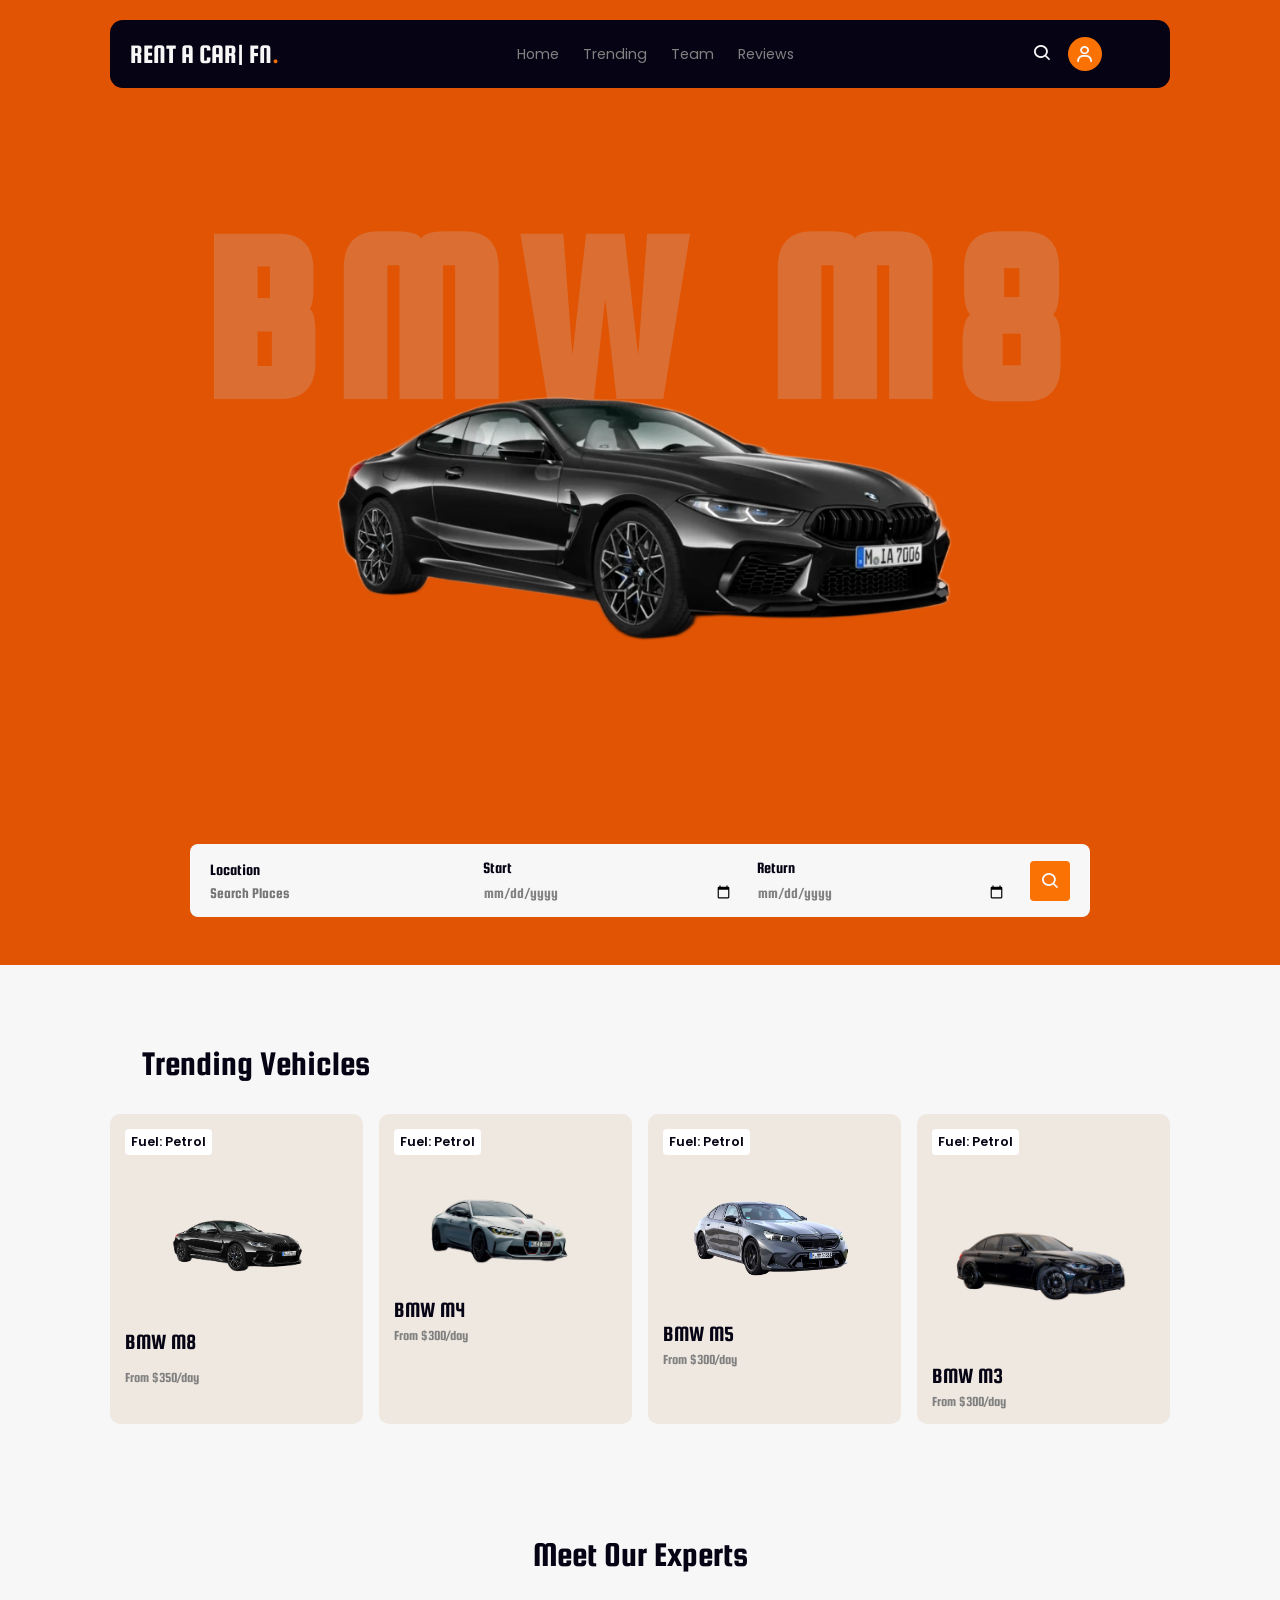
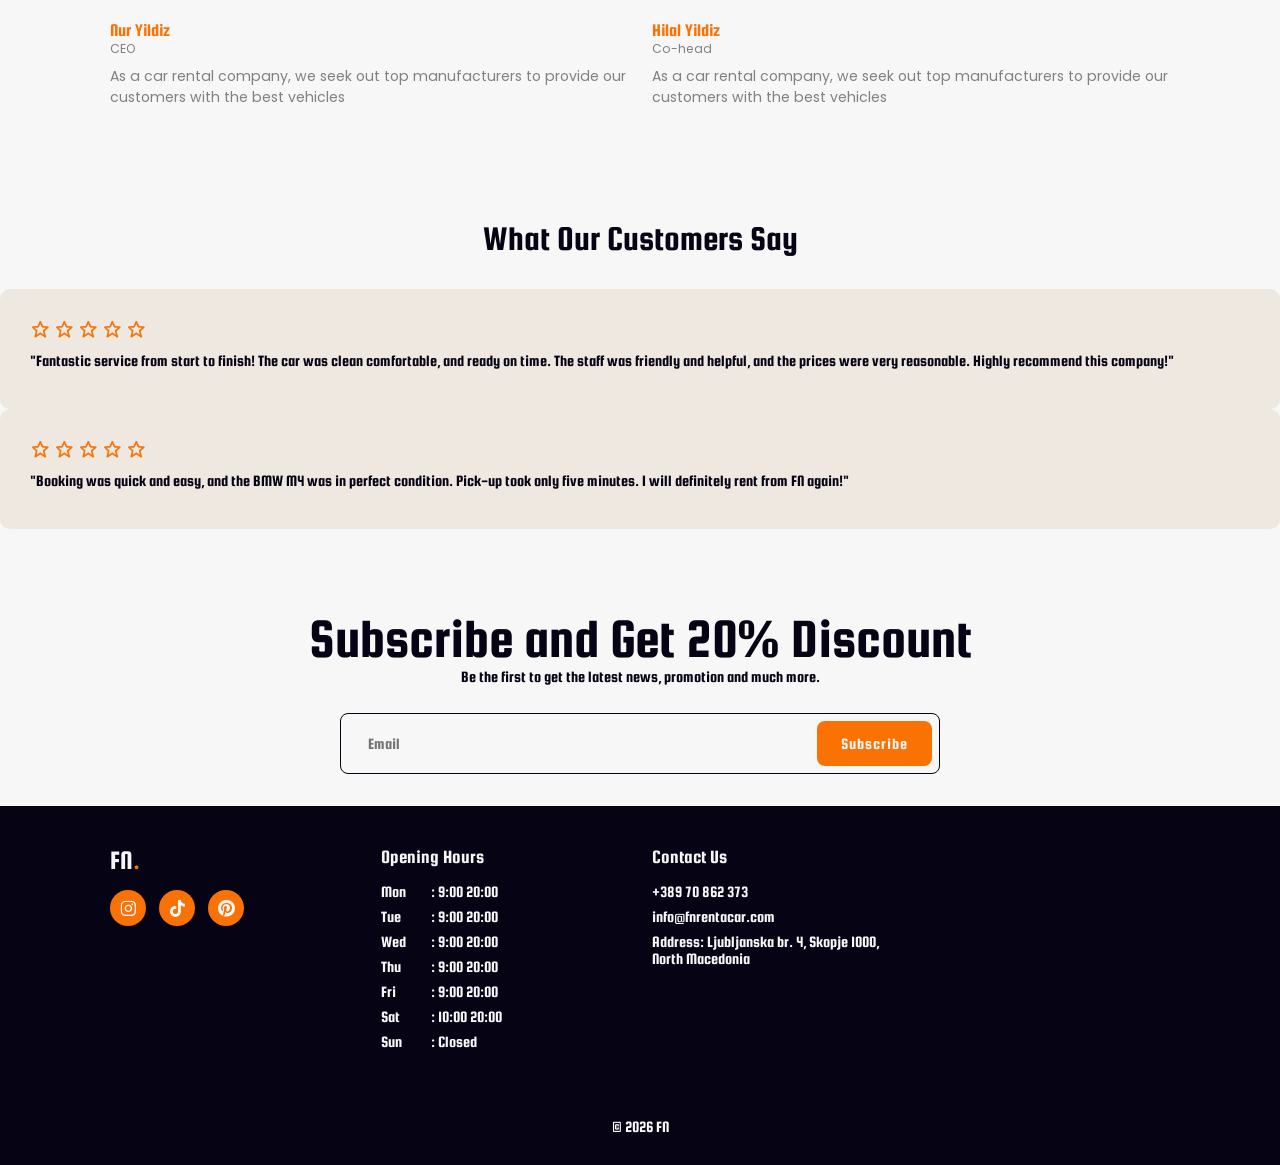
<file: fn-rent-a-car/index.html>
<!doctype html>
<html lang="en">
  <head>
    <meta charset="UTF-8" />
    <meta name="viewport" content="width=device-width, initial-scale=1.0" />
    <title>Rent a Car| FN</title>
    <link rel="stylesheet" href="css/styles.css" />
    <!-- Box Icons-->
    <link
      href="https://unpkg.com/boxicons@2.1.4/css/boxicons.min.css"
      rel="stylesheet"
    />
  </head>
  <body>
    <!-- header -->
    <header>
      <!--Nav-->
      <div class="nav container">
        <!--Logo-->
        <a href="#" class="logo">Rent a Car| FN<span>.</span></a>
        <!--navbar-->
        <div class="navbar">
          <a href="#" class="nav-link">Home</a>
          <a href="#trending" class="nav-link">Trending</a>
          <a href="#team" class="nav-link">Team</a>
          <a href="#reviews" class="nav-link">Reviews</a>
        </div>
        <!--Nav Icons-->
        <div class="nav-icons">
          <a href="#"><i class="bx bx-search"></i></a>
          <a href="#"><i class="bx bx-user user-icon"></i></a>

          <div class="menu-icon"></div>
          <div class="line1"></div>
          <div class="line2"></div>
          <div class="line3"></div>
        </div>
      </div>
    </header>
    <!--Home-->
    <section class="home" id="home">
      <div class="content container">
        <div class="home-img">
         <img src="assets/bmw-m8.png" class="car">
       </div>
       <form action="" class="input-form">
        <div class="input-box">
          <span>Location</span>
          <input type="search" name="" id="" 
          placeholder="Search Places">
        </div>
        <div class="input-box">
          <span>Start</span>
          <input type="date" name="Start-date" id="start date">
        </div>
        <div class="input-box">
          <span>Return</span>
          <input type="date" name="return-date" id="return-date">
        </div>
        <i class="bx bx-search search-btn"></i> 
       </form>
      </div>
    </section>
    <!--Trending -->
    <section class="trending container" id="trending">
      <!--Heading-->
      <div class="heading">
        <h2>Trending Vehicles</h2>
      </div>
      <!--Trending Content-->
      <div class="trending-content">
        <div class="trend-box">
          <h4>Fuel: Petrol</h4>
          <img src="assets/bmw-m8.png" alt="">
          <h3>BMW M8</h3>
          <div class="price-btn">
            <P>From $350/day</P>
          </div>
        </div>
         <div class="trend-box">
          <h4>Fuel: Petrol</h4>
          <img src="assets/result_0.avif" alt="">
          <h3>BMW M4</h3>
          <P>From $300/day</P>
        </div>
         <div class="trend-box">
          <h4>Fuel: Petrol</h4>
          <img src="assets/result_0 (1).avif" alt="">
          <h3>BMW M5</h3>
          <P>From $300/day</P>
          </div>
          <div class="trend-box">
          <h4>Fuel: Petrol</h4>
          <img src="assets/result_0.png" alt="">
          <h3>BMW M3</h3>
          <P>From $300/day</P>
        </div>
        </div>
      </section>
    <!--Team-->
    <section class="team container" id="team">
  <div class="heading">
    <h2>Meet Our Experts</h2>
  </div>
    <!--Team Content-->
    <div class="team-content">
      <div class="team-box">
      <h2>Nur Yildiz</h2>
      <span>CEO</span>
      <p>
        As a car rental company, we seek out top manufacturers to provide 
        our customers with the best vehicles
      </p>
     </div>
     <div class="team-box">
      <h2>Hilal Yildiz</h2>
      <span>Co-head</span>
      <p>
        As a car rental company, we seek out top manufacturers to provide 
        our customers with the best vehicles
      </p>
     </div>
    </div>
    </section>
    <!--Reviews-->
    <section class="reviews" id="reviews">
      <!--Heading-->
      <div class="heading">
        <h2>What Our Customers Say</h2>
      </div>
      <!--Reviews Content-->
      <div class="reviews-content-container">
       <div class="t-box">
       <div class="stars">
        <i class="bx bx-star" ></i>
        <i class="bx bx-star" ></i>
        <i class="bx bx-star" ></i>
        <i class="bx bx-star" ></i>
        <i class="bx bx-star" ></i>
       </div>
       <p>
        "Fantastic service from start to finish! The car was clean
         comfortable, and ready on time. The staff was friendly and helpful, 
         and the prices were very reasonable. Highly recommend this company!"
       </p>
       </div>
       <div class="t-box">
       <div class="stars">
        <i class="bx bx-star" ></i>
        <i class="bx bx-star" ></i>
        <i class="bx bx-star" ></i>
        <i class="bx bx-star" ></i>
        <i class="bx bx-star" ></i>
       </div>
       <p>
        "Booking was quick and easy, and the BMW M4 was in perfect condition. Pick-up took only five minutes. I will definitely rent from FN again!"
       </p>
       </div>
      </div>
    </section>
    <!--Newsletter.-->
    <section class="newsletter container" id="newsletter">
      <h2>Subscribe and Get 20% Discount</h2>
      <p>Be the first to get the latest news, promotion and much more.</p>
      <form action="">
        <input type="email" name="" id="" class="email" placeholder="Email">
        <input type="submit" value="Subscribe" class="s-btn" />
      </form>
    </section>
    <!--Footer-->
    <div class="footer">
    <div class="footer-content container">
      <div class="footer-box">
        <a href="# " class="logo">FN<span>.</span></a>
        <div class="social">
          <a href="#"><i class='bx bxl-instagram'></i></a>
          <a href="#"><i class='bx bxl-tiktok'></i></a>
          <a href="#"><i class='bx bxl-pinterest'></i></a>
        </div>
      </div>
      <div class="footer-box">
        <h3>Opening Hours</h3>
        <p><span>Mon</span>: 9:00 20:00</p>
        <p><span>Tue</span>: 9:00 20:00</p>
        <p><span>Wed</span>: 9:00 20:00</p>
        <p><span>Thu</span>: 9:00 20:00</p>
        <p><span>Fri</span>: 9:00 20:00</p>
        <p><span>Sat</span>: 10:00 20:00</p>
        <p><span>Sun</span>: Closed</p>
      </div>
      <div class="footer-box">
        <h3>Contact Us</h3>
       <p>+389 70 862 373</p>
       <p>info@fnrentacar.com</p>
        <p>
          Address: Ljubljanska br. 4, Skopje 1000, North Macedonia
        </p>
      </div>
    </div>
    <p class="copyright">&#169; 2026 FN</p>
    </div>
    <!--Link To JS-->
    <script src="js/main.js"></script>
  </body>
</html>
</file>
<file: fn-rent-a-car/css/styles.css>
@import url("https://fonts.googleapis.com/css2?family=Orbitron:wght@400..900&family=Poppins:ital,wght@0,100;0,200;0,300;0,400;0,500;0,600;0,700;0,800;0,900;1,100;1,200;1,300;1,400;1,500;1,600;1,700;1,800;1,900&family=Roboto:ital,wght@0,100..900;1,100..900&family=Squada+One&display=swap");
* {
  padding: 0;
  margin: 0;
  scroll-behavior: smooth;
  scroll-padding-top: 3rem;
  box-sizing: border-box;
  font-family: var(--font-family-2);
}

:root {
    --main-color: #fa7104; 
    --second-color: #e05404;
    --text-color: #060414;
    --container-color: #efe8e0; 
    --bg-color: #f7f7f7; 
    --text-alter-color: #818181;
    --poppoins-font: "Poppins",sans-serif;
    --font-family-2: "Squada One", sans-serif;
}
body {
  color: var(--text-color);
  background: var(--bg-color);
}
a {
  text-decoration: none;
}
img {
  width: 100%;
}
section {
  padding: 3rem 0 2rem;
}
.container {
  max-width: 1060px;
  margin: auto;
  width: 100%;
}
header {
  position: fixed;
  top: 20px;
  left: 0;
  width: 100%;
  z-index: 100;
}
.nav {
  display: flex;
  justify-content: space-between;
  align-items: center;
  background: var(--text-color);
  padding: 17px 20px;
  border-radius: 0.8rem;
}
.logo{
    font-size: 1.7rem;
    font-weight: 400;
    color: var(--bg-color);
    text-transform: uppercase;
    font-family: var(--font-family-2);
}
.logo span{
    color: var(--main-color);
}
.navbar{
    display: flex;
    align-items: center;
    column-gap: 1.5rem;
}
.nav-link{
    font-size: 0.88rem;
    color: var(--text-alter-color);
    font-family: var(--poppoins-font);
    transition: 0.4s all cubic-bezier(0.075, 0.82, 0.165, 1);
}
.nav-link:hover{
    color: var(--bg-color);
    transition: 0.4s all cubic-bezier(0.075, 0.82, 0.165, 1);
}
.nav-icons{
    display: flex;
    align-items: center;
    gap: 1rem;
}
.nav-icons .bx{
    color: var(--bg-color);
    font-size: 20px;
}
.nav-icons .user-icon{
    padding: 7px;
    background: var(--main-color);
    border-radius: 50%;
}
.nav-icons .user-icon:hover{
    background: var(--second-color);
    transition: 0.3s ease;
}
.menu-icon{
  display: none;
  flex-direction: column;
  align-items: center;
  row-gap: 5px;
  cursor: pointer;
  z-index: 200;
  transition: 0.3s;
}
.menu-icon div{
  display: block;
  background: var(--bg-color);
  height: 2px;
  width: 23px;
  transition: 0.3s;
}
/*Making cross with menu lines*/
.move .line1 {
  transform: rotate(-45deg) translate(-5px, 5px);
}
.move .line2 {
  opacity: 0;
}
.move .line3 {
  transform: rotate(45deg) translate(-5px, -5px);
}
.home{
  background: #e05404;
  min-height: 700px;
  width: 100%;
  display: flex;
  flex-direction: column;
  align-items: center;
  justify-content: center;
  padding-top: 12rem !important;
}

.home-content{
  z-index: 1;
}
.home-img{
  position: relative;
  width: 100%;
  max-width: 100%;
  overflow: hidden;
}
.home-img img{
  width: 100%;
  display: block;
}
  
.home-img::before {
  position: absolute;
  content: 'BMW M8';
  top: 20%;
  left: 50%;
  transform: translate(-50%, -50%);
  font-size: 15rem;
  font-weight: 900;
  text-transform: uppercase;
  letter-spacing: 1rem;
  text-align: center;
  color: #d0ac9c;
  z-index: 2;
  opacity: 0.3;
  white-space: nowrap;
  pointer-events: none;
}

.input-form{
  max-width: 900px;
  width: 100;
  margin: 1rem auto;
  display: flex;
  flex-wrap: nowrap;
  align-items: center;
  justify-content: center;
  gap: 1.5rem;
  background: var(--bg-color);
  padding: 15px 20px;
  border-radius: 0.5rem;
}
.input-box{
  flex: 1 1 7rem;
  display: flex;
  flex-direction: column;
}
.input-boxninput{
  font-weight: 500;
}
.input-box input{
  outline: none;
  border: none;
  color: var(--text-alter-color);
  background: transparent;
  font-size: 0.94rem;
  margin-top: 7px;
}
.input-border{
  border-right: 1px solid var(--text-alter-color);
  padding-right: 5px;
}
.search-btn{
  background: var(--main-color);
  color: var(--bg-color);
  font-size: 20px;
  padding: 10px;
  border-radius: 4px;
  text-align: center;
  cursor: pointer;
}
.search-btn:hover{
  background: var(--second-color);
  transition: 0.3s ease;
}
.heading{
  margin: 2rem;
}
.heading h2{
  font-size: 2.2rem;
  font-weight: 500;
}
.trending-content{
  display: grid;
  grid-template-columns: repeat(auto-fit, minmax(200px, auto));
  gap: 1.0rem;
}
.trend-box{
  background: var(--container-color);
  padding: 15px;
  border-radius: 10px;
  transition: backround 0.5s ease;
}
.trend-box:hover{
  background: #fff;
  border: 2px solid var(--container-color);
  transition: backround 0.5s ease;
}
.trend-box h4{
  display: inline-block;
  font-family: var(--poppoins-font);
  background: #fff;
  font-size: 0.8rem;
  padding: 4px 6px;
  border-radius: 4px;
  font-weight: 600;
}
.trend-box img{
  margin: 1.4rem 0 1rem;
}
.trend-box:hover h4{
background: #efe8e0;
}
.trend-box h3 {
font-size: 1.4rem;
font-weight: 500;
}
.trend-box p{
  font-size: 0.9rem;
  margin-top: 7px;
  color: var(--text-alter-color);
}
.rentals .heading{
  text-align: center;
}
.price-btn{
  display: flex;
  justify-content: space-between;
  align-items: center;
  margin-top: 10px;
}
.heading p{
  max-width: 550px;
  width: 100%;
  font-weight: 0.8rem;
  font-family: var(--poppoins-font);
  margin: 1.0rem auto;
}
.team .heading{
  text-align: center;
}
.team-content{
  display: grid;
  grid-template-columns: repeat(auto-fit, minmax(240px,auto));
  gap: 1.5rem;
}
.team-box img{
  width: 100%;
  height: 400%;
  object-fit: cover;
  border-radius: 10px;
}
.team-box h2{
  font-size: 1.1rem;
  font-weight: 500;
  color: var(--main-color);
  margin-top: 1rem;
}
.team-box span{
  font-size: 0.77rem;
  color: var(--text-alter-color);
  font-family: var(--poppoins-font);
}
.team-box p{
  font-size: 0.88rem;
  font-family: var(--poppoins-font);
  color: var(--text-alter-color);
  margin-top: 8px;
}
.reviews .heading{
  text-align: center;
}
.reviews-content{
  display: grid;
  grid-template-columns: repeat(2, 1fr);
  gap: 1.5rem;
}
.t-box{
  background: var(--container-color);
  padding: 30px;
  border-radius: 10px;
}
.t-box .stars{
  color: var(--main-color);
  font-size: 20px;
}
.t-box p{
  font-size: 1rem;
  margin: 10px 0;
}
.profile{
  display: flex;
  align-items: center;
  gap: 10px;
}
.profile img{
  width: 60px;
  height: 60px;
  border-radius: 50%;
  object-fit: cover;
}
.newsletter{
  max-width: 1040px;
  width: 90%;
  margin: auto;
}
.newsletter h2 {
  font-size: 3.5rem;
  font-weight: 500;
  text-align: center;
}
.newsletter p {
  text-align: center;
}
.newsletter form {
  max-width: 600px;
  margin: 1.8rem auto auto auto;
  display: flex;
  justify-content: space-between;
  align-items: center;
  border: 1px solid var(--text-color);
  padding: 7px;
  border-radius: 0.5rem;
}
.newsletter form input {
  border: none;
  outline: none;
  padding: 0 20px;
  font-size: 1.17rem;
  background: transparent;
}
.newsletter form .email{
  width: 100%;
}
.newsletter form input{
  color: var(--text-color);
  font-size: 1rem;
  font-weight: 400;
}
.newsletter form .s-btn{
  background: var(--main-color);
  color: var(--bg-color);
  padding: 14px 24px;
  border-radius: 8px;
  font-size: 1rem;
  font-weight: 400;
  letter-spacing: 1px;
  cursor: pointer;
}
.newsletter form .s-btn:hover{
  background: var(--text-color);
  transition: 0.4s ease-in-out;
}
.footer{
  background: var(--text-color);
  color: var(--bg-color);
}
.footer-content{
  display: grid;
  grid-template-columns: repeat(4, 1fr);
  gap: 1.5rem;
  padding: 40px 0 30px;
}
.footer-box{
  display: flex;
  flex-direction: column;
}
.social{
  display: flex;
  align-items: center;
  margin-top: 1rem;
}
.social a  .bx{
font-size: 20px;
background: var(--main-color);
color: var(--bg-color);
border-radius: 50%;
padding: 8px;
margin-right: 0.8rem;
}
.social a .bx:hover{
  color: var(--text-color);
  background: var(--bg-color);
  transition: backround 0.4s ease-in-out;
}
.footer-box h3{
  font-size: 1.2rem;
  font-weight: 500;
  color: var(--bg-color);
  margin-bottom: 1rem;
}
.footer-box p{
  margin-bottom: 8px;
}
.footer-box p span{
  display: inline-block;
  width: 50px;
}
.footer-boxa{
  color: var(--bg-color);
  margin-bottom: 10px;
}
.copyright{
  padding: 30px;
  color: var(--bg-color);
  text-align: center;
}
/* Making Responsive*/
@media (max-width:1080px){
  .container{
    width: 90%;
    margin: 0 auto;
  }
}
@media (max-width:901px){
  section {
    padding: 2rem 0;
  }
  .home-img::before {
     font-size: 8rem;
     top: 90px;
  }
}
@media (max-width: 880px) {
  .nav{
    padding: 12px 20px;
    border-radius: 0.6rem;
  }
  .logo{
    font-size: 1.5rem;
  }
  .home{
    min-height: 300px;
    padding-top: 3rem !important;
  }
  .home-img::before {
        font-size: 9rem;
        top: 90px;
    }
    .footer-content {
    grid-template-columns: repeat(3, 1fr);
   }
}
@media (max-width:520px) {
  header{
    top: 15px;
  }
  .nav-icons .bx {
    font-size: 17px;
   }
   .menu-icon {
    display: flex;
   }

   .navbar {
    position: absolute;
    top: 100%;
    left: 50%;
    transform: translate(-50%);
    width: 90vw;
    background: var(--text-color);
    display: flex;
    flex-direction: column;
    align-items: center;
    padding: 20px 0;
    border-radius: 1rem;
   }
   .nav-link {
    display: block;
    margin: 1rem 0;
   }
}
</file>
